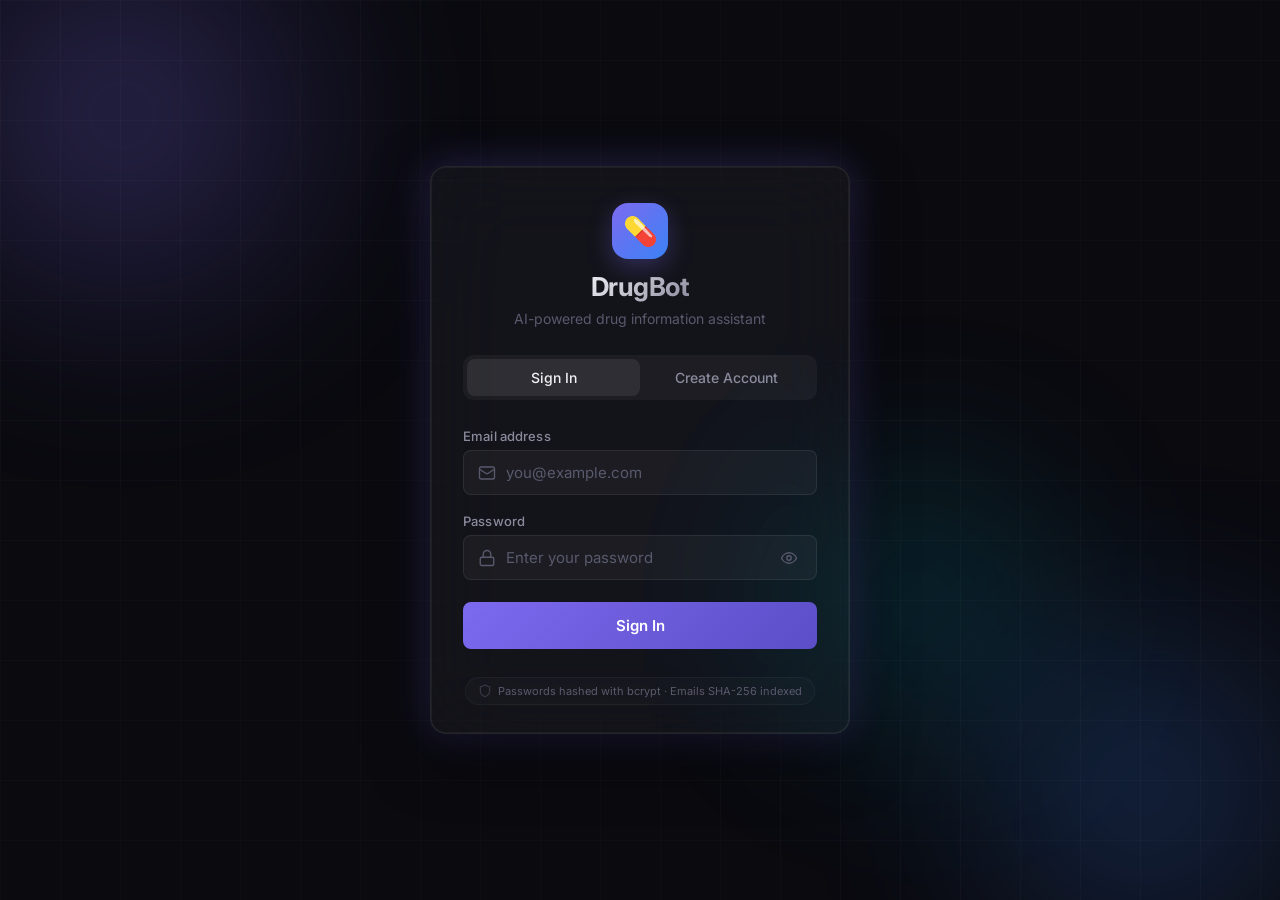
<file: frontend/index.html>
<!DOCTYPE html>
<html lang="en">
<head>
  <meta charset="UTF-8" />
  <meta name="viewport" content="width=device-width, initial-scale=1.0" />
  <meta name="description" content="Drug Information Chatbot — AI-powered drug information assistant using RAG and verified prescribing data." />
  <title>DrugBot — Drug Information Assistant</title>
  <link rel="stylesheet" href="styles.css" />
  <link rel="icon" href="data:image/svg+xml,<svg xmlns='http://www.w3.org/2000/svg' viewBox='0 0 100 100'><text y='.9em' font-size='90'>💊</text></svg>" />
</head>
<body>
  <!-- ═══════════════════════════════════════════ SIDEBAR ═══════════════════════════════════════════ -->
  <aside id="sidebar" class="sidebar" aria-label="Chat navigation">
    <!-- Sidebar Header -->
    <header class="sidebar-header">
      <button id="btn-new-chat" class="icon-btn" title="New chat" aria-label="New chat">
        <svg width="16" height="16" viewBox="0 0 24 24" fill="none" stroke="currentColor" stroke-width="2" stroke-linecap="round" stroke-linejoin="round">
          <path d="M12 20h9"/><path d="M16.5 3.5a2.12 2.12 0 0 1 3 3L7 19l-4 1 1-4Z"/>
        </svg>
      </button>
      <span class="sidebar-title">DrugBot</span>
      <button id="btn-toggle-sidebar" class="icon-btn" title="Close sidebar" aria-label="Toggle sidebar">
        <svg width="16" height="16" viewBox="0 0 24 24" fill="none" stroke="currentColor" stroke-width="2" stroke-linecap="round" stroke-linejoin="round">
          <rect x="3" y="3" width="18" height="18" rx="2"/><path d="M9 3v18"/>
        </svg>
      </button>
    </header>

    <!-- Chat History -->
    <nav id="chat-history" class="chat-history" aria-label="Chat sessions">
      <!-- Populated by JS -->
    </nav>

    <!-- Sidebar Footer -->
    <footer class="sidebar-footer">
      <div class="hairline-divider"></div>

      <!-- Upload Section -->
      <div class="sidebar-section">
        <button id="btn-upload" class="sidebar-item" aria-label="Upload drug PDF">
          <svg width="16" height="16" viewBox="0 0 24 24" fill="none" stroke="currentColor" stroke-width="2" stroke-linecap="round" stroke-linejoin="round">
            <path d="M21 15v4a2 2 0 0 1-2 2H5a2 2 0 0 1-2-2v-4"/><polyline points="17 8 12 3 7 8"/><line x1="12" y1="3" x2="12" y2="15"/>
          </svg>
          <span>Upload Drug PDF</span>
        </button>
      </div>

      <div class="sidebar-section">
        <p class="helper-text">
          Upload a prescribing information PDF to enable drug-specific Q&A with verified citations.
        </p>
      </div>

      <!-- Ingested Documents List -->
      <div class="sidebar-section">
        <div class="ingested-drugs" id="ingested-drugs-list">
          <!-- Populated by JS -->
        </div>
      </div>

      <!-- Theme Switcher -->
      <div class="sidebar-section theme-section">
        <div class="theme-section-header">
          <span class="theme-section-title">Appearance</span>
        </div>
        <div class="theme-toggle-group" role="radiogroup" aria-label="Theme mode selection">
          <button id="theme-btn-light" class="theme-btn" type="button" role="radio" aria-checked="false" title="Light theme" aria-label="Light theme">
            <svg width="13" height="13" viewBox="0 0 24 24" fill="none" stroke="currentColor" stroke-width="2" stroke-linecap="round" stroke-linejoin="round">
              <circle cx="12" cy="12" r="5"/><line x1="12" y1="1" x2="12" y2="3"/><line x1="12" y1="21" x2="12" y2="23"/><line x1="4.22" y1="4.22" x2="5.64" y2="5.64"/><line x1="18.36" y1="18.36" x2="19.78" y2="19.78"/><line x1="1" y1="12" x2="3" y2="12"/><line x1="21" y1="12" x2="23" y2="12"/><line x1="4.22" y1="19.78" x2="5.64" y2="18.36"/><line x1="18.36" y1="5.64" x2="19.78" y2="4.22"/>
            </svg>
            <span>Light</span>
          </button>
          <button id="theme-btn-dark" class="theme-btn" type="button" role="radio" aria-checked="false" title="Dark theme" aria-label="Dark theme">
            <svg width="13" height="13" viewBox="0 0 24 24" fill="none" stroke="currentColor" stroke-width="2" stroke-linecap="round" stroke-linejoin="round">
              <path d="M21 12.79A9 9 0 1 1 11.21 3 7 7 0 0 0 21 12.79z"/>
            </svg>
            <span>Dark</span>
          </button>
          <button id="theme-btn-system" class="theme-btn active" type="button" role="radio" aria-checked="true" title="Auto theme matching system preference" aria-label="Auto theme matching system preference">
            <svg width="13" height="13" viewBox="0 0 24 24" fill="none" stroke="currentColor" stroke-width="2" stroke-linecap="round" stroke-linejoin="round">
              <rect width="20" height="14" x="2" y="3" rx="2"/><line x1="8" y1="21" x2="16" y2="21"/><line x1="12" y1="17" x2="12" y2="21"/>
            </svg>
            <span>System</span>
          </button>
        </div>
      </div>

      <!-- Logout -->
      <div class="sidebar-section">
        <button id="btn-logout" class="sidebar-item" aria-label="Sign out" style="color: var(--color-hollow);">
          <svg width="16" height="16" viewBox="0 0 24 24" fill="none" stroke="currentColor" stroke-width="2" stroke-linecap="round" stroke-linejoin="round">
            <path d="M9 21H5a2 2 0 0 1-2-2V5a2 2 0 0 1 2-2h4"/><polyline points="16 17 21 12 16 7"/><line x1="21" y1="12" x2="9" y2="12"/>
          </svg>
          <span>Sign Out</span>
        </button>
      </div>
    </footer>
  </aside>

  <!-- Sidebar collapsed toggle (visible when sidebar is hidden) -->
  <button id="btn-open-sidebar" class="icon-btn sidebar-open-btn hidden" title="Open sidebar" aria-label="Open sidebar">
    <svg width="16" height="16" viewBox="0 0 24 24" fill="none" stroke="currentColor" stroke-width="2" stroke-linecap="round" stroke-linejoin="round">
      <rect x="3" y="3" width="18" height="18" rx="2"/><path d="M9 3v18"/>
    </svg>
  </button>

  <!-- ═══════════════════════════════════════════ MAIN ═══════════════════════════════════════════ -->
  <main id="main-area" class="main-area">
    <!-- Welcome state -->
    <div id="welcome-screen" class="welcome-screen">
      <div class="welcome-content">
        <div class="domain-scope-badge">
          <svg width="14" height="14" viewBox="0 0 24 24" fill="none" stroke="currentColor" stroke-width="2" stroke-linecap="round" stroke-linejoin="round">
            <path d="M12 2v20M17 5H9.5a3.5 3.5 0 0 0 0 7h5a3.5 3.5 0 0 1 0 7H6"/>
          </svg>
          <span>Pharmaceutical & Clinical Medical Assistant</span>
        </div>
        <h1 class="welcome-heading">Drug Information Assistant</h1>
        <p class="welcome-body">
          Specialized in medications, dosages, drug interactions, contraindications, and clinical prescribing guidelines. Answers are strictly grounded in verified prescribing documentation with inline citations.
        </p>
        <div class="welcome-suggestions">
          <button class="suggestion-chip" data-suggestion="What is the recommended dosage for a 25kg child with psoriatic arthritis?">
            <svg width="14" height="14" viewBox="0 0 24 24" fill="none" stroke="currentColor" stroke-width="2" stroke-linecap="round" stroke-linejoin="round">
              <circle cx="12" cy="12" r="10"/><path d="M12 16v-4"/><path d="M12 8h.01"/>
            </svg>
            Pediatric dosage guidance
          </button>
          <button class="suggestion-chip" data-suggestion="What are the contraindications and warnings?">
            <svg width="14" height="14" viewBox="0 0 24 24" fill="none" stroke="currentColor" stroke-width="2" stroke-linecap="round" stroke-linejoin="round">
              <path d="m21.73 18-8-14a2 2 0 0 0-3.48 0l-8 14A2 2 0 0 0 4 21h16a2 2 0 0 0 1.73-3Z"/><path d="M12 9v4"/><path d="M12 17h.01"/>
            </svg>
            Contraindications & warnings
          </button>
          <button class="suggestion-chip" data-suggestion="What drug interactions should I be aware of?">
            <svg width="14" height="14" viewBox="0 0 24 24" fill="none" stroke="currentColor" stroke-width="2" stroke-linecap="round" stroke-linejoin="round">
              <path d="M8 2v4"/><path d="M16 2v4"/><rect width="18" height="18" x="3" y="4" rx="2"/><path d="M3 10h18"/>
            </svg>
            Drug interactions
          </button>
          <button class="suggestion-chip" data-suggestion="What adverse reactions are most commonly reported?">
            <svg width="14" height="14" viewBox="0 0 24 24" fill="none" stroke="currentColor" stroke-width="2" stroke-linecap="round" stroke-linejoin="round">
              <path d="M22 12h-2.48a2 2 0 0 0-1.93 1.46l-2.35 8.36a.25.25 0 0 1-.48 0L9.24 2.18a.25.25 0 0 0-.48 0l-2.35 8.36A2 2 0 0 1 4.49 12H2"/>
            </svg>
            Adverse reactions
          </button>
        </div>
      </div>
    </div>

    <!-- Conversation thread -->
    <div id="conversation-thread" class="conversation-thread hidden">
      <!-- Messages rendered by JS -->
    </div>

    <!-- Input area — always visible -->
    <div class="input-area-wrapper">
      <form id="chat-form" class="input-area" autocomplete="off">
        <div class="input-container">
          <textarea
            id="message-input"
            class="message-input"
            placeholder="Ask about medications, dosages, contraindications, drug interactions, or prescribing guidelines…"
            rows="1"
            aria-label="Message input"
          ></textarea>
          <button id="btn-mic" class="mic-btn" type="button" title="Start voice input" aria-label="Start voice input">
            <svg width="16" height="16" viewBox="0 0 24 24" fill="none" stroke="currentColor" stroke-width="2" stroke-linecap="round" stroke-linejoin="round">
              <path d="M12 2a3 3 0 0 0-3 3v7a3 3 0 0 0 6 0V5a3 3 0 0 0-3-3z"/>
              <path d="M19 10v2a7 7 0 0 1-14 0v-2"/>
              <line x1="12" y1="19" x2="12" y2="22"/>
            </svg>
          </button>
          <button id="btn-send" class="send-btn" type="submit" disabled title="Send message" aria-label="Send message">
            <svg width="16" height="16" viewBox="0 0 24 24" fill="none" stroke="currentColor" stroke-width="2" stroke-linecap="round" stroke-linejoin="round">
              <path d="m5 12 7-7 7 7"/><path d="M12 19V5"/>
            </svg>
          </button>
        </div>
        <p class="input-disclaimer">DrugBot is strictly focused on medical and pharmaceutical information. Always consult a healthcare professional for clinical decisions.</p>
      </form>
    </div>
  </main>

  <!-- ═══════════════════════════════════════════ UPLOAD MODAL ═══════════════════════════════════════════ -->
  <div id="upload-modal" class="modal-scrim hidden" role="dialog" aria-modal="true" aria-label="Upload drug prescribing information PDF">
    <div class="modal-panel">
      <div class="modal-header">
        <h2 class="modal-title">Upload Prescribing Information</h2>
        <button id="btn-close-modal" class="icon-btn" title="Close" aria-label="Close dialog">
          <svg width="16" height="16" viewBox="0 0 24 24" fill="none" stroke="currentColor" stroke-width="2" stroke-linecap="round" stroke-linejoin="round">
            <path d="M18 6 6 18"/><path d="m6 6 12 12"/>
          </svg>
        </button>
      </div>
      <p class="modal-subtitle">Upload official FDA prescribing labels, package inserts, or clinical monographs (PDF). Non-medical documents will be rejected.</p>
      <form id="upload-form" class="upload-form">
        <label class="form-label" for="drug-name-input">Drug Name</label>
        <input
          id="drug-name-input"
          class="form-input"
          type="text"
          placeholder="e.g. RINVOQ, HUMIRA, SKYRIZI"
          required
          autocomplete="off"
        />

        <label class="form-label" for="pdf-file-input">PDF Document</label>
        <div id="drop-zone" class="drop-zone">
          <input id="pdf-file-input" type="file" accept=".pdf" required hidden />
          
          <!-- Default drop prompt state -->
          <div id="drop-zone-prompt" class="drop-zone-content">
            <svg width="24" height="24" viewBox="0 0 24 24" fill="none" stroke="currentColor" stroke-width="1.5" stroke-linecap="round" stroke-linejoin="round">
              <path d="M21 15v4a2 2 0 0 1-2 2H5a2 2 0 0 1-2-2v-4"/><polyline points="17 8 12 3 7 8"/><line x1="12" y1="3" x2="12" y2="15"/>
            </svg>
            <p class="drop-zone-text">Drop official prescribing PDF here or <span class="drop-zone-link">browse</span></p>
            <span class="drop-zone-hint">PDF format up to 50MB</span>
          </div>

          <!-- Selected file preview state with Remove button -->
          <div id="selected-file-container" class="selected-file-container hidden">
            <div class="selected-file-details">
              <svg class="file-icon" width="20" height="20" viewBox="0 0 24 24" fill="none" stroke="currentColor" stroke-width="2" stroke-linecap="round" stroke-linejoin="round">
                <path d="M14 2H6a2 2 0 0 0-2 2v16a2 2 0 0 0 2 2h12a2 2 0 0 0 2-2V8Z"/><path d="M14 2v6h6"/>
              </svg>
              <div class="selected-file-meta">
                <span id="selected-file-name" class="selected-file-name"></span>
                <span id="selected-file-size" class="selected-file-size"></span>
              </div>
            </div>
            <button id="btn-remove-pdf" class="btn-remove-pdf" type="button" title="Remove selected PDF" aria-label="Remove selected PDF">
              <svg width="14" height="14" viewBox="0 0 24 24" fill="none" stroke="currentColor" stroke-width="2" stroke-linecap="round" stroke-linejoin="round">
                <path d="M18 6 6 18"/><path d="m6 6 12 12"/>
              </svg>
              <span>Remove</span>
            </button>
          </div>
        </div>

        <div id="upload-progress" class="upload-progress hidden">
          <div class="progress-bar">
            <div id="progress-fill" class="progress-fill"></div>
          </div>
          <p id="upload-status" class="upload-status-text"></p>
        </div>

        <button id="btn-submit-upload" class="pill-btn" type="submit" disabled>Upload & Ingest</button>
      </form>
    </div>
  </div>

  <script src="app.js"></script>
</body>
</html>
</file>
<file: frontend/styles.css>
/* ═══════════════════════════════════════════════════════════════════════════
   DrugBot — Design System (from DESIGN.md)
   Graphite ink on warm paper — achromatic, flat, utility-first
   ═══════════════════════════════════════════════════════════════════════════ */

/* ────────── CSS Custom Properties & Themes ────────── */
:root,
[data-theme="light"] {
  /* Theme: Light (Clean, Graphite ink on soft canvas, WCAG AAA/AA compliant) */
  --theme-name: "light";
  --color-sidebar-mist: #f8f9fa;
  --color-pure-white: #ffffff;
  --color-graphite-ink: #0f172a;
  --color-mid-ash: #475569;
  --color-hollow: #94a3b8;
  --color-hairline: rgba(0, 0, 0, 0.08);
  --color-hover-veil: rgba(0, 0, 0, 0.04);
  --color-ink-press: #000000;
  --color-deep-charcoal: rgba(0, 0, 0, 0.6);
  --color-edge-gray: #e2e8f0;
  --color-line-subtle: #cbd5e1;

  /* Accent & Interactive */
  --color-accent: #2563eb;
  --color-accent-hover: #1d4ed8;
  --color-accent-soft: rgba(37, 99, 235, 0.08);
  --color-accent-border: rgba(37, 99, 235, 0.2);

  /* Surfaces */
  --surface-sidebar-canvas: #f8f9fa;
  --surface-conversation-canvas: #ffffff;
  --surface-elevated-panel: #ffffff;
  --surface-card: #ffffff;
  --surface-input: #ffffff;
  --surface-tag: #f1f5f9;
  --surface-modal: #ffffff;
  --surface-scrim: rgba(15, 23, 42, 0.45);

  /* Shadows */
  --shadow-sm: 0 1px 2px rgba(0, 0, 0, 0.05);
  --shadow-md: 0 4px 6px -1px rgba(0, 0, 0, 0.07), 0 2px 4px -2px rgba(0, 0, 0, 0.05);
  --shadow-lg: 0 10px 15px -3px rgba(0, 0, 0, 0.08), 0 4px 6px -4px rgba(0, 0, 0, 0.04);
  --shadow-modal: 0 20px 25px -5px rgba(0, 0, 0, 0.1), 0 8px 10px -6px rgba(0, 0, 0, 0.08);

  /* Notice panels */
  --safety-bg: #fffbeb;
  --safety-border: #f59e0b;
  --safety-label: #b45309;
  --safety-text: #78350f;

  /* Typography — Font Families */
  --font-apple-system-body: system-ui, -apple-system, BlinkMacSystemFont, "Segoe UI", Roboto, sans-serif;

  /* Typography — Scale */
  --text-caption: 14px;
  --leading-caption: 1.43;
  --text-body: 16px;
  --leading-body: 1.5;
  --text-heading: 24px;
  --leading-heading: 1.33;

  /* Typography — Weights */
  --font-weight-regular: 400;
  --font-weight-medium: 500;
  --font-weight-semibold: 600;

  /* Spacing */
  --spacing-6: 6px;
  --spacing-8: 8px;
  --spacing-10: 10px;
  --spacing-12: 12px;
  --spacing-16: 16px;
  --spacing-20: 20px;

  /* Layout */
  --page-max-width: 1200px;
  --section-gap: 24px;
  --card-padding: 16px;
  --element-gap: 6px;

  /* Border Radius */
  --radius-lg: 10px;
  --radius-2xl: 16px;

  /* Named Radii */
  --radius-nav: 10px;
  --radius-cards: 10px;
  --radius-links: 16px;
  --radius-badges: 6px;
  --radius-buttons: 10px;

  /* Sidebar width */
  --sidebar-width: 268px;
}

/* ────────── Dark Theme Definition ────────── */
[data-theme="dark"] {
  /* Theme: Dark (Deep Obsidian slate with eye-strain reduction considerations) */
  --theme-name: "dark";
  --color-sidebar-mist: #11141a;
  --color-pure-white: #0b0e14;
  --color-graphite-ink: #f1f5f9;
  --color-mid-ash: #94a3b8;
  --color-hollow: #64748b;
  --color-hairline: rgba(255, 255, 255, 0.08);
  --color-hover-veil: rgba(255, 255, 255, 0.05);
  --color-ink-press: #ffffff;
  --color-deep-charcoal: rgba(255, 255, 255, 0.6);
  --color-edge-gray: #232833;
  --color-line-subtle: #333a48;

  /* Accent & Interactive */
  --color-accent: #38bdf8;
  --color-accent-hover: #7dd3fc;
  --color-accent-soft: rgba(56, 189, 248, 0.12);
  --color-accent-border: rgba(56, 189, 248, 0.25);

  /* Surfaces */
  --surface-sidebar-canvas: #11141a;
  --surface-conversation-canvas: #0b0e14;
  --surface-elevated-panel: #161b22;
  --surface-card: #161b22;
  --surface-input: #12161f;
  --surface-tag: #1c212b;
  --surface-modal: #161b22;
  --surface-scrim: rgba(0, 0, 0, 0.75);

  /* Shadows */
  --shadow-sm: 0 1px 2px rgba(0, 0, 0, 0.4);
  --shadow-md: 0 4px 6px -1px rgba(0, 0, 0, 0.5), 0 2px 4px -2px rgba(0, 0, 0, 0.4);
  --shadow-lg: 0 10px 15px -3px rgba(0, 0, 0, 0.6);
  --shadow-modal: 0 25px 50px -12px rgba(0, 0, 0, 0.75);

  /* Notice panels */
  --safety-bg: #291d0e;
  --safety-border: #b45309;
  --safety-label: #fbbf24;
  --safety-text: #fef3c7;
}

/* System Dark Mode Fallback (when no data-theme attribute is set) */
@media (prefers-color-scheme: dark) {
  :root:not([data-theme="light"]) {
    --theme-name: "dark";
    --color-sidebar-mist: #11141a;
    --color-pure-white: #0b0e14;
    --color-graphite-ink: #f1f5f9;
    --color-mid-ash: #94a3b8;
    --color-hollow: #64748b;
    --color-hairline: rgba(255, 255, 255, 0.08);
    --color-hover-veil: rgba(255, 255, 255, 0.05);
    --color-ink-press: #ffffff;
    --color-deep-charcoal: rgba(255, 255, 255, 0.6);
    --color-edge-gray: #232833;
    --color-line-subtle: #333a48;

    --color-accent: #38bdf8;
    --color-accent-hover: #7dd3fc;
    --color-accent-soft: rgba(56, 189, 248, 0.12);
    --color-accent-border: rgba(56, 189, 248, 0.25);

    --surface-sidebar-canvas: #11141a;
    --surface-conversation-canvas: #0b0e14;
    --surface-elevated-panel: #161b22;
    --surface-card: #161b22;
    --surface-input: #12161f;
    --surface-tag: #1c212b;
    --surface-modal: #161b22;
    --surface-scrim: rgba(0, 0, 0, 0.75);

    --shadow-sm: 0 1px 2px rgba(0, 0, 0, 0.4);
    --shadow-md: 0 4px 6px -1px rgba(0, 0, 0, 0.5), 0 2px 4px -2px rgba(0, 0, 0, 0.4);
    --shadow-lg: 0 10px 15px -3px rgba(0, 0, 0, 0.6);
    --shadow-modal: 0 25px 50px -12px rgba(0, 0, 0, 0.75);

    --safety-bg: #291d0e;
    --safety-border: #b45309;
    --safety-label: #fbbf24;
    --safety-text: #fef3c7;
  }
}


/* ────────── Reset ────────── */
*,
*::before,
*::after {
  margin: 0;
  padding: 0;
  box-sizing: border-box;
}

html {
  font-size: 16px;
  -webkit-font-smoothing: antialiased;
  -moz-osx-font-smoothing: grayscale;
}

body {
  font-family: var(--font-apple-system-body);
  font-size: var(--text-body);
  line-height: var(--leading-body);
  font-weight: var(--font-weight-regular);
  color: var(--color-graphite-ink);
  background-color: var(--surface-conversation-canvas);
  display: flex;
  height: 100vh;
  overflow: hidden;
}

button {
  font-family: inherit;
  cursor: pointer;
  border: none;
  background: none;
  color: inherit;
}

input, textarea {
  font-family: inherit;
  color: inherit;
  border: none;
  outline: none;
  background: none;
}

a {
  color: inherit;
  text-decoration: none;
}

/* ────────── Utility ────────── */
.hidden {
  display: none !important;
}

/* ════════════════════════════════════════════════════════════════════════════
   SIDEBAR
   ════════════════════════════════════════════════════════════════════════════ */
.sidebar {
  width: var(--sidebar-width);
  min-width: var(--sidebar-width);
  max-width: var(--sidebar-width);
  height: 100vh;
  background: var(--surface-sidebar-canvas);
  display: flex;
  flex-direction: column;
  border-right: 1px solid var(--color-hairline);
  transition: margin-left 0.25s ease, opacity 0.25s ease;
  z-index: 10;
}

.sidebar.collapsed {
  margin-left: calc(var(--sidebar-width) * -1);
  opacity: 0;
  pointer-events: none;
}

/* ── Sidebar Header ── */
.sidebar-header {
  display: flex;
  align-items: center;
  justify-content: space-between;
  height: 52px;
  padding: 0 var(--spacing-10);
  flex-shrink: 0;
}

.sidebar-title {
  font-size: var(--text-body);
  font-weight: var(--font-weight-semibold);
  letter-spacing: -0.01em;
  flex: 1;
  text-align: center;
}

/* ── Icon Button (shared) ── */
.icon-btn {
  display: inline-flex;
  align-items: center;
  justify-content: center;
  width: 32px;
  height: 32px;
  border-radius: var(--radius-nav);
  color: var(--color-graphite-ink);
  transition: background-color 0.15s ease;
}

.icon-btn:hover {
  background-color: var(--color-hover-veil);
}

.icon-btn:active {
  background-color: var(--color-hairline);
}

/* ── Chat History ── */
.chat-history {
  flex: 1;
  overflow-y: auto;
  overflow-x: hidden;
  padding: var(--spacing-6) var(--spacing-8);
  display: flex;
  flex-direction: column;
  gap: 2px;
}

.chat-history::-webkit-scrollbar {
  width: 4px;
}

.chat-history::-webkit-scrollbar-thumb {
  background: var(--color-edge-gray);
  border-radius: 4px;
}

.chat-history::-webkit-scrollbar-thumb:hover {
  background: var(--color-hollow);
}

/* ── Conversation Card (sidebar item) ── */
.conversation-card {
  display: flex;
  align-items: center;
  gap: var(--spacing-8);
  padding: var(--spacing-6) var(--spacing-10);
  border-radius: var(--radius-nav);
  cursor: pointer;
  transition: background-color 0.15s ease;
  min-height: 36px;
}

.conversation-card:hover {
  background-color: var(--color-hover-veil);
}

.conversation-card.active {
  background-color: var(--color-hover-veil);
}

.conversation-card-title {
  font-size: var(--text-caption);
  font-weight: var(--font-weight-medium);
  white-space: nowrap;
  overflow: hidden;
  text-overflow: ellipsis;
  flex: 1;
}

.conversation-card-delete {
  display: none;
  align-items: center;
  justify-content: center;
  width: 24px;
  height: 24px;
  border-radius: var(--radius-nav);
  color: var(--color-hollow);
  flex-shrink: 0;
  transition: color 0.15s ease, background-color 0.15s ease;
}

.conversation-card:hover .conversation-card-delete {
  display: inline-flex;
}

.conversation-card-delete:hover {
  color: var(--color-graphite-ink);
  background-color: var(--color-hairline);
}

.chat-history-empty {
  display: flex;
  flex-direction: column;
  align-items: center;
  justify-content: center;
  height: 100%;
  color: var(--color-hollow);
  font-size: var(--text-caption);
  gap: var(--spacing-8);
  text-align: center;
  padding: var(--spacing-16);
}

.chat-history-empty svg {
  opacity: 0.4;
}

/* ── Sidebar Footer ── */
.sidebar-footer {
  flex-shrink: 0;
  padding: var(--spacing-10);
  display: flex;
  flex-direction: column;
  gap: var(--spacing-10);
}

.hairline-divider {
  height: 1px;
  background: var(--color-hairline);
  width: 100%;
}

.sidebar-section {
  display: flex;
  flex-direction: column;
  gap: var(--spacing-6);
}

.sidebar-item {
  display: flex;
  align-items: center;
  gap: var(--spacing-8);
  padding: var(--spacing-6) var(--spacing-10);
  border-radius: var(--radius-nav);
  font-size: var(--text-caption);
  font-weight: var(--font-weight-regular);
  color: var(--color-graphite-ink);
  transition: background-color 0.15s ease;
  width: 100%;
  text-align: left;
}

.sidebar-item:hover {
  background-color: var(--color-hover-veil);
}

.helper-text {
  color: var(--color-hollow);
  font-size: 13px;
  line-height: var(--leading-caption);
  padding: 0 var(--spacing-10);
}

/* ── Theme Switcher Toggle ── */
.theme-section {
  display: flex;
  flex-direction: column;
  gap: 6px;
  padding: 0 var(--spacing-10);
}

.theme-section-header {
  display: flex;
  align-items: center;
  justify-content: space-between;
}

.theme-section-title {
  font-size: 11px;
  font-weight: var(--font-weight-semibold);
  text-transform: uppercase;
  letter-spacing: 0.05em;
  color: var(--color-hollow);
}

.theme-toggle-group {
  display: flex;
  align-items: center;
  background: var(--surface-tag);
  border: 1px solid var(--color-hairline);
  border-radius: var(--radius-buttons);
  padding: 2px;
  gap: 2px;
}

.theme-btn {
  flex: 1;
  display: inline-flex;
  align-items: center;
  justify-content: center;
  gap: 5px;
  padding: 5px 8px;
  border-radius: calc(var(--radius-buttons) - 2px);
  font-size: 12px;
  font-weight: var(--font-weight-medium);
  color: var(--color-mid-ash);
  background: transparent;
  border: none;
  cursor: pointer;
  transition: all 0.15s ease;
}

.theme-btn svg {
  opacity: 0.7;
}

.theme-btn:hover {
  color: var(--color-graphite-ink);
  background: var(--color-hover-veil);
}

.theme-btn.active {
  background: var(--surface-elevated-panel);
  color: var(--color-accent);
  box-shadow: var(--shadow-sm);
}

.theme-btn.active svg {
  opacity: 1;
  stroke: var(--color-accent);
}

/* ── Ingested Drugs List ── */
.ingested-drugs {
  display: flex;
  flex-direction: column;
  gap: 4px;
  max-height: 160px;
  overflow-y: auto;
}

.drug-badge {
  display: flex;
  align-items: center;
  justify-content: space-between;
  gap: var(--spacing-6);
  padding: 6px var(--spacing-8);
  font-size: 12px;
  font-weight: var(--font-weight-medium);
  color: var(--color-mid-ash);
  background: var(--surface-card);
  border: 1px solid var(--color-hairline);
  border-radius: var(--radius-badges);
  transition: all 0.15s ease;
}

.drug-badge:hover {
  background: var(--color-hover-veil);
  color: var(--color-graphite-ink);
  border-color: var(--color-line-subtle);
}

.drug-badge-left {
  display: flex;
  align-items: center;
  gap: var(--spacing-6);
  min-width: 0;
  overflow: hidden;
  flex: 1;
}

.drug-badge-name {
  white-space: nowrap;
  overflow: hidden;
  text-overflow: ellipsis;
  font-family: inherit;
  font-size: 11.5px;
  letter-spacing: 0.02em;
}

.drug-badge-dot {
  width: 6px;
  height: 6px;
  border-radius: 50%;
  background: var(--color-accent);
  flex-shrink: 0;
}

.drug-badge-empty {
  font-size: 11.5px;
  color: var(--color-hollow);
  font-style: italic;
  padding: 4px var(--spacing-8);
}

.drug-badge-actions {
  display: flex;
  align-items: center;
  gap: 2px;
  flex-shrink: 0;
}

.btn-drug-action {
  background: transparent;
  border: none;
  color: var(--color-hollow);
  padding: 3px 5px;
  border-radius: 4px;
  cursor: pointer;
  opacity: 0.7;
  display: flex;
  align-items: center;
  justify-content: center;
  transition: all 0.15s ease;
}

.btn-drug-action:hover {
  opacity: 1;
  color: var(--color-accent);
  background: var(--color-accent-soft);
}

.btn-delete-drug:hover {
  opacity: 1;
  color: #ef4444;
  background: rgba(239, 68, 68, 0.12);
}

/* ── Sidebar open button (when collapsed) ── */
.sidebar-open-btn {
  position: fixed;
  top: 10px;

  left: 10px;
  z-index: 20;
}

/* ════════════════════════════════════════════════════════════════════════════
   MAIN AREA
   ════════════════════════════════════════════════════════════════════════════ */
.main-area {
  flex: 1;
  display: flex;
  flex-direction: column;
  height: 100vh;
  overflow: hidden;
  background: var(--surface-conversation-canvas);
  transition: margin-left 0.25s ease;
  position: relative;
}

/* ── Welcome Screen ── */
.welcome-screen {
  flex: 1;
  display: flex;
  align-items: center;
  justify-content: center;
  padding: var(--spacing-20);
}

.welcome-content {
  max-width: 560px;
  text-align: center;
  display: flex;
  flex-direction: column;
  align-items: center;
  gap: var(--section-gap);
}

.domain-scope-badge {
  display: inline-flex;
  align-items: center;
  gap: 6px;
  padding: 4px 12px;
  background: #f0f7f4;
  color: #1e6b4c;
  border: 1px solid #c2e2d3;
  border-radius: 9999px;
  font-size: 12px;
  font-weight: var(--font-weight-medium);
  letter-spacing: 0.01em;
}

.welcome-heading {
  font-size: var(--text-heading);
  font-weight: var(--font-weight-semibold);
  line-height: var(--leading-heading);
  color: var(--color-graphite-ink);
}

.welcome-body {
  font-size: var(--text-body);
  line-height: var(--leading-body);
  color: var(--color-mid-ash);
}

.welcome-suggestions {
  display: grid;
  grid-template-columns: 1fr 1fr;
  gap: var(--spacing-8);
  margin-top: var(--spacing-8);
}

.suggestion-chip {
  display: flex;
  align-items: center;
  gap: var(--spacing-8);
  padding: var(--spacing-12) var(--spacing-16);
  border-radius: var(--radius-cards);
  border: 1px solid var(--color-hairline);
  font-size: var(--text-caption);
  font-weight: var(--font-weight-regular);
  color: var(--color-mid-ash);
  text-align: left;
  transition: background-color 0.15s ease, border-color 0.15s ease, color 0.15s ease;
  line-height: 1.35;
}

.suggestion-chip svg {
  flex-shrink: 0;
  opacity: 0.5;
}

.suggestion-chip:hover {
  background-color: var(--color-hover-veil);
  border-color: var(--color-edge-gray);
  color: var(--color-graphite-ink);
}

.suggestion-chip:hover svg {
  opacity: 0.8;
}

/* ── Conversation Thread ── */
.conversation-thread {
  flex: 1;
  overflow-y: auto;
  overflow-x: hidden;
  display: flex;
  flex-direction: column;
  padding-bottom: 24px;
}

.conversation-thread::-webkit-scrollbar {
  width: 6px;
}

.conversation-thread::-webkit-scrollbar-thumb {
  background: var(--color-edge-gray);
  border-radius: 6px;
}

.conversation-thread::-webkit-scrollbar-thumb:hover {
  background: var(--color-hollow);
}

/* ── Message Rows ── */
.message-row {
  display: flex;
  justify-content: center;
  width: 100%;
  padding: var(--spacing-16) var(--spacing-20);
  animation: messageSlideIn 0.3s ease;
}

@keyframes messageSlideIn {
  from {
    opacity: 0;
    transform: translateY(8px);
  }
  to {
    opacity: 1;
    transform: translateY(0);
  }
}

.message-content {
  max-width: 720px;
  width: 100%;
  display: flex;
  gap: var(--spacing-16);
}

/* ── Avatars ── */
.message-avatar {
  width: 28px;
  height: 28px;
  min-width: 28px;
  border-radius: 50%;
  display: flex;
  align-items: center;
  justify-content: center;
  font-size: 13px;
  font-weight: var(--font-weight-semibold);
  flex-shrink: 0;
  margin-top: 2px;
}

.avatar-user {
  background: var(--color-graphite-ink);
  color: var(--color-pure-white);
}

.avatar-bot {
  background: var(--color-sidebar-mist);
  color: var(--color-graphite-ink);
  border: 1px solid var(--color-hairline);
}

/* ── Message Body ── */
.message-body {
  flex: 1;
  min-width: 0;
}

.message-text {
  font-size: var(--text-body);
  line-height: var(--leading-body);
  color: var(--color-graphite-ink);
  word-wrap: break-word;
  overflow-wrap: break-word;
}

.message-text p {
  margin-bottom: 0.75em;
}

.message-text p:last-child {
  margin-bottom: 0;
}

.message-text strong {
  font-weight: var(--font-weight-semibold);
}

.message-text ul,
.message-text ol {
  padding-left: 1.5em;
  margin-bottom: 0.75em;
}

.message-text li {
  margin-bottom: 0.25em;
}

.message-text code {
  background: var(--color-sidebar-mist);
  padding: 2px 5px;
  border-radius: 4px;
  font-size: 0.9em;
}

.inline-citation-tag {
  display: inline-flex;
  align-items: center;
  font-size: 11px;
  font-weight: var(--font-weight-medium);
  color: #2563eb;
  background: rgba(37, 99, 235, 0.08);
  border: 1px solid rgba(37, 99, 235, 0.2);
  border-radius: 4px;
  padding: 1px 5px;
  margin: 0 2px;
  vertical-align: baseline;
  font-family: inherit;
}

/* ── Safety Notice Panel ── */
.safety-notice-panel {
  display: flex;
  flex-direction: column;
  gap: 4px;
  margin-top: var(--spacing-10);
  padding: var(--spacing-10) var(--spacing-12);
  background: #fdf8f0;
  border-left: 3px solid #c8a96e;
  border-radius: 0 var(--radius-nav) var(--radius-nav) 0;
}

.safety-notice-label {
  font-size: 11px;
  font-weight: var(--font-weight-semibold);
  text-transform: uppercase;
  letter-spacing: 0.06em;
  color: #8a6a2e;
}

.safety-notice-text {
  font-size: var(--text-caption);
  line-height: var(--leading-caption);
  color: #5a4a2e;
}

/* ── Citations ── */
.message-citations {
  display: flex;
  flex-wrap: wrap;
  gap: var(--spacing-6);
  margin-top: var(--spacing-10);
}

.citation-tag {
  display: inline-flex;
  align-items: center;
  gap: 4px;
  padding: 3px var(--spacing-8);
  background: var(--color-sidebar-mist);
  border-radius: var(--radius-badges);
  font-size: 12px;
  font-weight: var(--font-weight-medium);
  color: var(--color-mid-ash);
  border: 1px solid var(--color-hairline);
  cursor: default;
  transition: background-color 0.15s ease;
}

.citation-tag:hover {
  background: var(--color-hover-veil);
}

.citation-tag svg {
  width: 10px;
  height: 10px;
  opacity: 0.6;
}

/* ── Confidence Badge ── */
.confidence-badge {
  display: inline-flex;
  align-items: center;
  gap: 4px;
  padding: 2px var(--spacing-8);
  border-radius: var(--radius-badges);
  font-size: 11px;
  font-weight: var(--font-weight-medium);
  margin-top: var(--spacing-8);
  letter-spacing: 0.02em;
  text-transform: uppercase;
}

.confidence-high {
  background: #f0f0f0;
  color: var(--color-mid-ash);
}

.confidence-medium {
  background: #f5f0e8;
  color: #7a6a4f;
}

.confidence-low {
  background: #f5eded;
  color: #7a4f4f;
}

.confidence-scope {
  background: #f0f4f8;
  color: #355776;
  border: 1px solid #c8dbe8;
}

/* ── Typing Indicator ── */
.typing-indicator {
  display: flex;
  gap: 4px;
  padding: 4px 0;
}

.typing-dot {
  width: 6px;
  height: 6px;
  border-radius: 50%;
  background: var(--color-hollow);
  animation: typingBounce 1.2s infinite ease-in-out;
}

.typing-dot:nth-child(2) {
  animation-delay: 0.15s;
}

.typing-dot:nth-child(3) {
  animation-delay: 0.3s;
}

@keyframes typingBounce {
  0%, 60%, 100% {
    transform: translateY(0);
    opacity: 0.4;
  }
  30% {
    transform: translateY(-6px);
    opacity: 1;
  }
}

/* ════════════════════════════════════════════════════════════════════════════
   INPUT AREA
   ════════════════════════════════════════════════════════════════════════════ */
.input-area-wrapper {
  flex-shrink: 0;
  display: flex;
  justify-content: center;
  padding: 0 var(--spacing-20) var(--spacing-20) var(--spacing-20);
  background: linear-gradient(to bottom, transparent 0%, var(--surface-conversation-canvas) 30%);
  pointer-events: none;
}

.input-area {
  max-width: 720px;
  width: 100%;
  display: flex;
  flex-direction: column;
  gap: var(--spacing-8);
  pointer-events: all;
}

.input-container {
  display: flex;
  align-items: flex-end;
  gap: var(--spacing-8);
  background: var(--surface-conversation-canvas);
  border: 1px solid var(--color-hairline);
  border-radius: var(--radius-2xl);
  padding: var(--spacing-8) var(--spacing-8) var(--spacing-8) var(--spacing-16);
  transition: border-color 0.2s ease, box-shadow 0.2s ease;
}

.input-container:focus-within {
  border-color: var(--color-edge-gray);
}

.message-input {
  flex: 1;
  resize: none;
  font-size: var(--text-body);
  line-height: var(--leading-body);
  padding: var(--spacing-6) 0;
  max-height: 180px;
  overflow-y: auto;
}

.message-input::placeholder {
  color: var(--color-hollow);
}

.send-btn {
  width: 32px;
  height: 32px;
  min-width: 32px;
  border-radius: 50%;
  display: flex;
  align-items: center;
  justify-content: center;
  background: var(--color-graphite-ink);
  color: var(--color-pure-white);
  transition: opacity 0.15s ease, transform 0.1s ease;
}

.send-btn:disabled {
  opacity: 0.25;
  cursor: default;
}

.send-btn:not(:disabled):hover {
  opacity: 0.85;
}

.send-btn:not(:disabled):active {
  transform: scale(0.93);
}

/* ── Voice Input Button ── */
.mic-btn {
  width: 32px;
  height: 32px;
  min-width: 32px;
  border-radius: 50%;
  display: flex;
  align-items: center;
  justify-content: center;
  background: transparent;
  color: var(--color-mid-ash);
  border: 1px solid var(--color-hairline);
  transition: all 0.2s ease;
  cursor: pointer;
}

.mic-btn:hover {
  background: var(--color-hover-veil);
  color: var(--color-graphite-ink);
}

.mic-btn.listening {
  background: #ea4335;
  color: #ffffff;
  border-color: #ea4335;
  animation: micPulse 1.5s infinite ease-in-out;
}

@keyframes micPulse {
  0% {
    box-shadow: 0 0 0 0 rgba(234, 67, 53, 0.4);
  }
  70% {
    box-shadow: 0 0 0 8px rgba(234, 67, 53, 0);
  }
  100% {
    box-shadow: 0 0 0 0 rgba(234, 67, 53, 0);
  }
}

/* ── Message Actions & Speaker Button ── */
.message-footer-actions {
  display: flex;
  align-items: center;
  justify-content: space-between;
  gap: var(--spacing-8);
  margin-top: var(--spacing-8);
}

.btn-speak {
  display: inline-flex;
  align-items: center;
  justify-content: center;
  width: 26px;
  height: 26px;
  border-radius: 50%;
  background: transparent;
  color: var(--color-hollow);
  border: 1px solid transparent;
  transition: all 0.15s ease;
  cursor: pointer;
  padding: 0;
}

.btn-speak:hover {
  background: var(--color-hover-veil);
  color: var(--color-graphite-ink);
  border-color: var(--color-hairline);
}

.btn-speak.speaking {
  background: #1a73e8;
  color: #ffffff;
  border-color: #1a73e8;
  animation: speakPulse 1.2s infinite ease-in-out;
}

@keyframes speakPulse {
  0%, 100% {
    transform: scale(1);
    opacity: 1;
  }
  50% {
    transform: scale(1.1);
    opacity: 0.85;
  }
}

/* ── Voice Notification Toast ── */
.voice-toast {
  position: fixed;
  bottom: 80px;
  left: 50%;
  transform: translateX(-50%) translateY(20px);
  background: #323232;
  color: #ffffff;
  padding: 8px 16px;
  border-radius: 20px;
  font-size: 13px;
  font-weight: 500;
  box-shadow: 0 4px 12px rgba(0,0,0,0.15);
  opacity: 0;
  pointer-events: none;
  transition: all 0.3s cubic-bezier(0.16, 1, 0.3, 1);
  z-index: 1000;
}

.voice-toast.show {
  opacity: 1;
  transform: translateX(-50%) translateY(0);
}

.input-disclaimer {
  font-size: 12px;
  line-height: 1.4;
  color: var(--color-hollow);
  text-align: center;
  padding: 0 var(--spacing-8);
}

/* ════════════════════════════════════════════════════════════════════════════
   UPLOAD MODAL
   ════════════════════════════════════════════════════════════════════════════ */
.modal-scrim {
  position: fixed;
  inset: 0;
  background: var(--color-deep-charcoal);
  display: flex;
  align-items: center;
  justify-content: center;
  z-index: 100;
  animation: scrimFadeIn 0.2s ease;
}

@keyframes scrimFadeIn {
  from { opacity: 0; }
  to { opacity: 1; }
}

.modal-panel {
  background: var(--surface-elevated-panel);
  border: 1px solid var(--color-hairline);
  border-radius: var(--radius-cards);
  width: 420px;
  max-width: calc(100vw - 40px);
  padding: var(--section-gap);
  display: flex;
  flex-direction: column;
  gap: var(--spacing-20);
  animation: panelSlideUp 0.25s ease;
}

@keyframes panelSlideUp {
  from {
    opacity: 0;
    transform: translateY(12px);
  }
  to {
    opacity: 1;
    transform: translateY(0);
  }
}

.modal-header {
  display: flex;
  align-items: center;
  justify-content: space-between;
}

.modal-title {
  font-size: var(--text-body);
  font-weight: var(--font-weight-semibold);
}

.modal-subtitle {
  font-size: 13px;
  line-height: 1.45;
  color: var(--color-mid-ash);
  margin-top: -8px;
}

.upload-form {
  display: flex;
  flex-direction: column;
  gap: var(--spacing-12);
}

.form-label {
  font-size: var(--text-caption);
  font-weight: var(--font-weight-medium);
  color: var(--color-graphite-ink);
}

.form-input {
  padding: var(--spacing-8) var(--spacing-12);
  border: 1px solid var(--color-hairline);
  border-radius: var(--radius-buttons);
  font-size: var(--text-caption);
  transition: border-color 0.15s ease;
}

.form-input:focus {
  border-color: var(--color-edge-gray);
}

.form-input::placeholder {
  color: var(--color-hollow);
}

/* ── Drop Zone ── */
.drop-zone {
  border: 1.5px dashed var(--color-edge-gray);
  border-radius: var(--radius-cards);
  padding: var(--section-gap);
  display: flex;
  align-items: center;
  justify-content: center;
  cursor: pointer;
  background-color: var(--surface-conversation-canvas);
  transition: border-color 0.2s ease, background-color 0.2s ease;
  position: relative;
}

.drop-zone:hover,
.drop-zone.drag-over {
  border-color: var(--color-hollow);
  background-color: var(--color-hover-veil);
}

.drop-zone.has-file {
  border: 1px solid var(--color-hairline);
  padding: var(--spacing-16);
  background-color: var(--color-sidebar-mist);
  cursor: default;
}

.drop-zone-content {
  display: flex;
  flex-direction: column;
  align-items: center;
  gap: var(--spacing-8);
  color: var(--color-hollow);
  text-align: center;
}

.drop-zone-text {
  font-size: var(--text-caption);
  color: var(--color-mid-ash);
}

.drop-zone-link {
  color: var(--color-graphite-ink);
  font-weight: var(--font-weight-semibold);
  text-decoration: underline;
  text-underline-offset: 2px;
  cursor: pointer;
}

.drop-zone-hint {
  font-size: 11px;
  color: var(--color-hollow);
}

/* ── Selected File Preview Card with Remove Button ── */
.selected-file-container {
  display: flex;
  align-items: center;
  justify-content: space-between;
  width: 100%;
  padding: var(--spacing-10) var(--spacing-12);
  background: var(--surface-conversation-canvas);
  border: 1px solid var(--color-hairline);
  border-radius: var(--radius-buttons);
  box-shadow: 0 1px 3px rgba(0, 0, 0, 0.04);
}

.selected-file-details {
  display: flex;
  align-items: center;
  gap: var(--spacing-10);
  min-width: 0;
  flex: 1;
}

.file-icon {
  color: #d9383a;
  flex-shrink: 0;
}

.selected-file-meta {
  display: flex;
  flex-direction: column;
  gap: 2px;
  min-width: 0;
}

.selected-file-name {
  font-size: 13px;
  font-weight: var(--font-weight-medium);
  color: var(--color-graphite-ink);
  white-space: nowrap;
  overflow: hidden;
  text-overflow: ellipsis;
}

.selected-file-size {
  font-size: 11px;
  color: var(--color-hollow);
}

.btn-remove-pdf {
  display: inline-flex;
  align-items: center;
  gap: 4px;
  padding: 4px 10px;
  border-radius: 6px;
  font-size: 12px;
  font-weight: var(--font-weight-medium);
  color: #c53030;
  background: #fff5f5;
  border: 1px solid #fed7d7;
  cursor: pointer;
  transition: all 0.15s ease;
  flex-shrink: 0;
  margin-left: var(--spacing-8);
}

.btn-remove-pdf:hover {
  background: #feb2b2;
  color: #9b2c2c;
  border-color: #feb2b2;
}

.btn-remove-pdf:active {
  transform: scale(0.97);
}

/* ── Progress Bar ── */
.upload-progress {
  display: flex;
  flex-direction: column;
  gap: var(--spacing-6);
}

.progress-bar {
  height: 4px;
  background: var(--color-sidebar-mist);
  border-radius: 2px;
  overflow: hidden;
}

.progress-fill {
  height: 100%;
  width: 0%;
  background: var(--color-graphite-ink);
  border-radius: 2px;
  transition: width 0.3s ease;
}

.progress-fill.indeterminate {
  width: 40%;
  animation: indeterminate 1.4s ease-in-out infinite;
}

@keyframes indeterminate {
  0% { transform: translateX(-100%); }
  100% { transform: translateX(350%); }
}

.upload-status-text {
  font-size: 12px;
  color: var(--color-mid-ash);
}

/* ── Pill Button ── */
.pill-btn {
  padding: var(--spacing-8) var(--spacing-16);
  border-radius: 9999px;
  background: var(--color-pure-white);
  color: var(--color-graphite-ink);
  border: 1px solid var(--color-hairline);
  font-size: var(--text-caption);
  font-weight: var(--font-weight-medium);
  cursor: pointer;
  transition: border-color 0.15s ease, background-color 0.15s ease;
  align-self: flex-end;
}

.pill-btn:hover:not(:disabled) {
  border-color: var(--color-edge-gray);
}

.pill-btn:disabled {
  opacity: 0.45;
  cursor: default;
}

/* ════════════════════════════════════════════════════════════════════════════
   RESPONSIVE
   ════════════════════════════════════════════════════════════════════════════ */
@media (max-width: 768px) {
  :root {
    --sidebar-width: 100vw;
  }

  .sidebar {
    position: fixed;
    left: 0;
    top: 0;
    z-index: 50;
  }

  .sidebar.collapsed {
    margin-left: -100vw;
  }

  .welcome-suggestions {
    grid-template-columns: 1fr;
  }

  .message-content {
    padding: 0 var(--spacing-8);
  }

  .input-area-wrapper {
    padding: 0 var(--spacing-10) var(--spacing-10) var(--spacing-10);
  }
}
</file>
<file: frontend/auth.css>
/* ═══════════════════════════════════════════════════════════════════════════
   DrugBot — Auth Page Styles
   Glassmorphism card with animated gradient background
   ═══════════════════════════════════════════════════════════════════════════ */

@import url('https://fonts.googleapis.com/css2?family=Inter:wght@400;500;600;700&display=swap');

:root {
  --auth-font: 'Inter', system-ui, -apple-system, sans-serif;
  --auth-bg: #0a0a0f;
  --auth-surface: rgba(255, 255, 255, 0.04);
  --auth-surface-hover: rgba(255, 255, 255, 0.08);
  --auth-border: rgba(255, 255, 255, 0.08);
  --auth-border-focus: rgba(255, 255, 255, 0.2);
  --auth-text: #f0f0f5;
  --auth-text-muted: #8b8b9e;
  --auth-text-dim: #5a5a6e;
  --auth-accent: #7c6aef;
  --auth-accent-glow: rgba(124, 106, 239, 0.3);
  --auth-danger: #ef4444;
  --auth-danger-bg: rgba(239, 68, 68, 0.1);
  --auth-success: #22c55e;
  --auth-success-bg: rgba(34, 197, 94, 0.1);
  --auth-warning: #f59e0b;
  --auth-warning-bg: rgba(245, 158, 11, 0.1);
  --auth-radius: 16px;
  --auth-radius-sm: 10px;
  --auth-radius-xs: 8px;
}

*, *::before, *::after {
  margin: 0; padding: 0; box-sizing: border-box;
}

html { font-size: 16px; -webkit-font-smoothing: antialiased; }

body {
  font-family: var(--auth-font);
  background: var(--auth-bg);
  color: var(--auth-text);
  min-height: 100vh;
  overflow: hidden;
}

/* ════════════ ANIMATED BACKGROUND ════════════ */
.auth-bg {
  position: fixed; inset: 0; z-index: 0; overflow: hidden;
}

.bg-orb {
  position: absolute;
  border-radius: 50%;
  filter: blur(100px);
  opacity: 0.4;
  animation: orbFloat 20s ease-in-out infinite;
}

.bg-orb-1 {
  width: 500px; height: 500px;
  background: radial-gradient(circle, #7c6aef 0%, transparent 70%);
  top: -15%; left: -10%;
  animation-delay: 0s;
}

.bg-orb-2 {
  width: 400px; height: 400px;
  background: radial-gradient(circle, #3b82f6 0%, transparent 70%);
  bottom: -10%; right: -5%;
  animation-delay: -7s;
  animation-duration: 25s;
}

.bg-orb-3 {
  width: 300px; height: 300px;
  background: radial-gradient(circle, #06b6d4 0%, transparent 70%);
  top: 50%; left: 60%;
  animation-delay: -14s;
  animation-duration: 22s;
}

@keyframes orbFloat {
  0%, 100% { transform: translate(0, 0) scale(1); }
  25% { transform: translate(40px, -30px) scale(1.05); }
  50% { transform: translate(-20px, 20px) scale(0.95); }
  75% { transform: translate(30px, 10px) scale(1.02); }
}

.bg-grid {
  position: absolute; inset: 0;
  background-image:
    linear-gradient(rgba(255,255,255,0.02) 1px, transparent 1px),
    linear-gradient(90deg, rgba(255,255,255,0.02) 1px, transparent 1px);
  background-size: 60px 60px;
}

/* ════════════ AUTH CONTAINER ════════════ */
.auth-container {
  position: relative; z-index: 1;
  display: flex; align-items: center; justify-content: center;
  min-height: 100vh; padding: 24px;
}

.auth-card {
  width: 100%; max-width: 420px;
  background: var(--auth-surface);
  backdrop-filter: blur(40px) saturate(1.5);
  -webkit-backdrop-filter: blur(40px) saturate(1.5);
  border: 1px solid var(--auth-border);
  border-radius: var(--auth-radius);
  padding: 36px 32px 28px;
  display: flex; flex-direction: column; gap: 28px;
  box-shadow:
    0 0 0 1px rgba(255,255,255,0.05) inset,
    0 20px 60px rgba(0,0,0,0.5),
    0 0 40px var(--auth-accent-glow);
  animation: cardAppear 0.6s ease;
}

@keyframes cardAppear {
  from { opacity: 0; transform: translateY(20px) scale(0.97); }
  to { opacity: 1; transform: translateY(0) scale(1); }
}

/* ════════════ BRAND ════════════ */
.auth-brand {
  text-align: center; display: flex; flex-direction: column;
  align-items: center; gap: 8px;
}

.auth-logo {
  width: 56px; height: 56px;
  display: flex; align-items: center; justify-content: center;
  font-size: 28px;
  background: linear-gradient(135deg, var(--auth-accent), #3b82f6);
  border-radius: 16px;
  box-shadow: 0 8px 24px var(--auth-accent-glow);
  margin-bottom: 4px;
}

.auth-title {
  font-size: 26px; font-weight: 700; letter-spacing: -0.02em;
  background: linear-gradient(135deg, var(--auth-text) 0%, var(--auth-text-muted) 100%);
  -webkit-background-clip: text; -webkit-text-fill-color: transparent;
  background-clip: text;
}

.auth-subtitle {
  font-size: 14px; color: var(--auth-text-dim); font-weight: 400;
}

/* ════════════ TABS ════════════ */
.auth-tabs {
  display: flex; position: relative;
  background: rgba(255,255,255,0.04);
  border-radius: var(--auth-radius-sm);
  padding: 4px;
}

.auth-tab {
  flex: 1; padding: 10px 16px;
  font-size: 14px; font-weight: 500;
  color: var(--auth-text-muted);
  background: none; border: none; cursor: pointer;
  border-radius: var(--auth-radius-xs);
  transition: color 0.25s ease;
  position: relative; z-index: 1;
  font-family: var(--auth-font);
}

.auth-tab.active { color: var(--auth-text); }

.tab-indicator {
  position: absolute; top: 4px; left: 4px;
  width: calc(50% - 4px); height: calc(100% - 8px);
  background: rgba(255,255,255,0.08);
  border-radius: var(--auth-radius-xs);
  transition: transform 0.3s cubic-bezier(0.4, 0, 0.2, 1);
  z-index: 0;
}

.tab-indicator.right {
  transform: translateX(100%);
}

/* ════════════ PANELS ════════════ */
.auth-panel {
  display: none;
  animation: panelFade 0.3s ease;
}

.auth-panel.active { display: block; }

@keyframes panelFade {
  from { opacity: 0; transform: translateY(6px); }
  to { opacity: 1; transform: translateY(0); }
}

/* ════════════ FORM ════════════ */
.auth-form {
  display: flex; flex-direction: column; gap: 18px;
}

.form-group {
  display: flex; flex-direction: column; gap: 6px;
}

.form-label {
  font-size: 13px; font-weight: 500; color: var(--auth-text-muted);
  letter-spacing: 0.01em;
}

.input-wrapper {
  display: flex; align-items: center; gap: 10px;
  background: rgba(255,255,255,0.04);
  border: 1px solid var(--auth-border);
  border-radius: var(--auth-radius-xs);
  padding: 0 14px;
  transition: border-color 0.2s ease, box-shadow 0.2s ease;
}

.input-wrapper:focus-within {
  border-color: var(--auth-accent);
  box-shadow: 0 0 0 3px var(--auth-accent-glow);
}

.input-icon {
  flex-shrink: 0; color: var(--auth-text-dim);
  transition: color 0.2s ease;
}

.input-wrapper:focus-within .input-icon {
  color: var(--auth-accent);
}

.form-input {
  flex: 1; padding: 12px 0;
  font-size: 15px; font-family: var(--auth-font);
  color: var(--auth-text);
  background: transparent; border: none; outline: none;
}

.form-input::placeholder { color: var(--auth-text-dim); }

.toggle-password {
  background: none; border: none; cursor: pointer; padding: 4px;
  color: var(--auth-text-dim); display: flex;
  transition: color 0.2s ease;
}

.toggle-password:hover { color: var(--auth-text-muted); }

/* ════════════ PASSWORD STRENGTH ════════════ */
.password-strength {
  display: flex; align-items: center; gap: 10px; margin-top: 4px;
}

.strength-bars {
  display: flex; gap: 4px; flex: 1;
}

.strength-bar {
  height: 3px; flex: 1; border-radius: 3px;
  background: rgba(255,255,255,0.08);
  transition: background 0.3s ease;
}

.strength-bar.weak { background: var(--auth-danger); }
.strength-bar.fair { background: var(--auth-warning); }
.strength-bar.good { background: #3b82f6; }
.strength-bar.strong { background: var(--auth-success); }

.strength-label {
  font-size: 11px; font-weight: 500; min-width: 50px; text-align: right;
  text-transform: uppercase; letter-spacing: 0.04em;
}

.strength-label.weak { color: var(--auth-danger); }
.strength-label.fair { color: var(--auth-warning); }
.strength-label.good { color: #3b82f6; }
.strength-label.strong { color: var(--auth-success); }

/* ════════════ PASSWORD RULES ════════════ */
.password-rules {
  display: grid; grid-template-columns: 1fr 1fr; gap: 4px 12px;
  padding: 10px 12px;
  background: rgba(255,255,255,0.02);
  border-radius: var(--auth-radius-xs);
  border: 1px solid rgba(255,255,255,0.04);
}

.rule {
  font-size: 12px; color: var(--auth-text-dim);
  display: flex; align-items: center; gap: 6px;
  transition: color 0.2s ease;
}

.rule.pass { color: var(--auth-success); }
.rule.pass .rule-icon { color: var(--auth-success); }

.rule-icon {
  font-size: 10px;
  transition: color 0.2s ease;
}

/* ════════════ ALERTS ════════════ */
.auth-alert {
  padding: 10px 14px;
  border-radius: var(--auth-radius-xs);
  font-size: 13px; font-weight: 500;
  display: flex; align-items: center; gap: 8px;
  animation: alertShake 0.4s ease;
}

.auth-alert.hidden { display: none; }

.auth-alert.error {
  background: var(--auth-danger-bg);
  border: 1px solid rgba(239, 68, 68, 0.2);
  color: #fca5a5;
}

.auth-alert.success {
  background: var(--auth-success-bg);
  border: 1px solid rgba(34, 197, 94, 0.2);
  color: #86efac;
}

.auth-alert.warning {
  background: var(--auth-warning-bg);
  border: 1px solid rgba(245, 158, 11, 0.2);
  color: #fcd34d;
}

@keyframes alertShake {
  0%, 100% { transform: translateX(0); }
  20% { transform: translateX(-4px); }
  40% { transform: translateX(4px); }
  60% { transform: translateX(-2px); }
  80% { transform: translateX(2px); }
}

/* ════════════ AUTH BUTTON ════════════ */
.auth-btn {
  position: relative;
  padding: 14px 24px;
  font-size: 15px; font-weight: 600; font-family: var(--auth-font);
  color: #fff;
  background: linear-gradient(135deg, var(--auth-accent), #5b4ec7);
  border: none; border-radius: var(--auth-radius-xs);
  cursor: pointer;
  transition: transform 0.15s ease, box-shadow 0.2s ease, opacity 0.2s ease;
  overflow: hidden;
  display: flex; align-items: center; justify-content: center;
  margin-top: 4px;
}

.auth-btn::before {
  content: '';
  position: absolute; inset: 0;
  background: linear-gradient(135deg, transparent 0%, rgba(255,255,255,0.1) 100%);
  opacity: 0; transition: opacity 0.2s ease;
}

.auth-btn:hover::before { opacity: 1; }

.auth-btn:hover {
  transform: translateY(-1px);
  box-shadow: 0 8px 24px var(--auth-accent-glow);
}

.auth-btn:active { transform: translateY(0) scale(0.98); }

.auth-btn:disabled {
  opacity: 0.5; cursor: not-allowed; transform: none;
  box-shadow: none;
}

.btn-text { transition: opacity 0.2s ease; }
.btn-spinner { position: absolute; }
.btn-spinner.hidden { display: none; }

.spinner {
  width: 20px; height: 20px;
  border: 2px solid rgba(255,255,255,0.3);
  border-top-color: #fff;
  border-radius: 50%;
  animation: spin 0.6s linear infinite;
}

@keyframes spin {
  to { transform: rotate(360deg); }
}

/* ════════════ FOOTER ════════════ */
.auth-footer {
  display: flex; justify-content: center;
}

.security-badge {
  display: flex; align-items: center; gap: 6px;
  font-size: 11px; color: var(--auth-text-dim);
  padding: 6px 12px;
  background: rgba(255,255,255,0.02);
  border-radius: 20px;
  border: 1px solid rgba(255,255,255,0.04);
}

.security-badge svg { opacity: 0.5; }

/* ════════════ RESPONSIVE ════════════ */
@media (max-width: 480px) {
  .auth-card { padding: 28px 20px 24px; }
  .password-rules { grid-template-columns: 1fr; }
  .auth-logo { width: 48px; height: 48px; font-size: 24px; border-radius: 14px; }
  .auth-title { font-size: 22px; }
}
</file>
